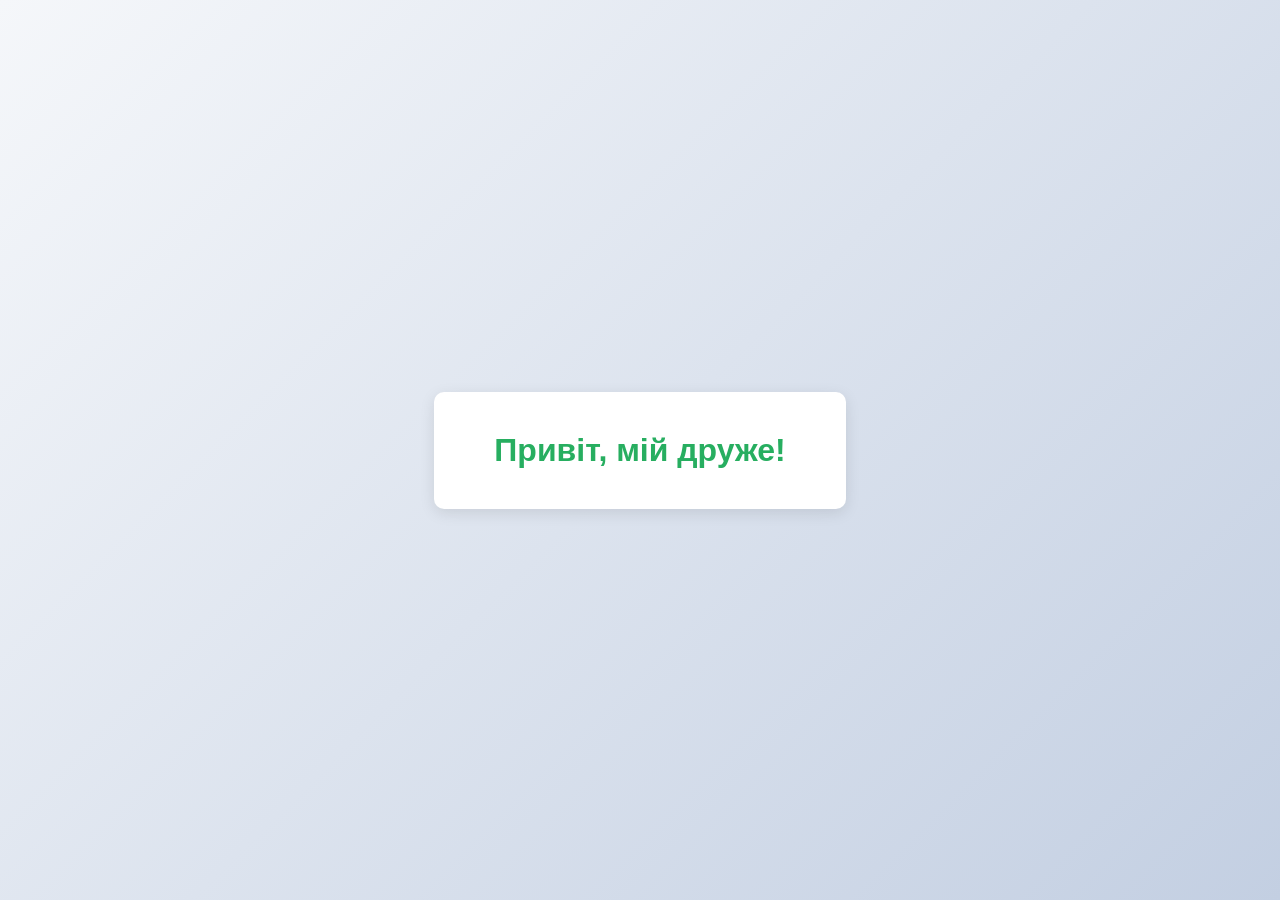
<file: лаб. 1/task1/index.html>
<!DOCTYPE html>
<html lang="uk">
<head>
    <meta charset="UTF-8">
    <meta name="viewport" content="width=device-width, initial-scale=1.0">
    <title>Завдання 1 - Вітання</title>
    <link rel="stylesheet" href="style.css">
</head>
<body>
    <div class="task1-container">
        <div class="greeting-box">
            <h1>Привіт, мій друже!</h1>
        </div>
    </div>
</body>
</html>
</file>
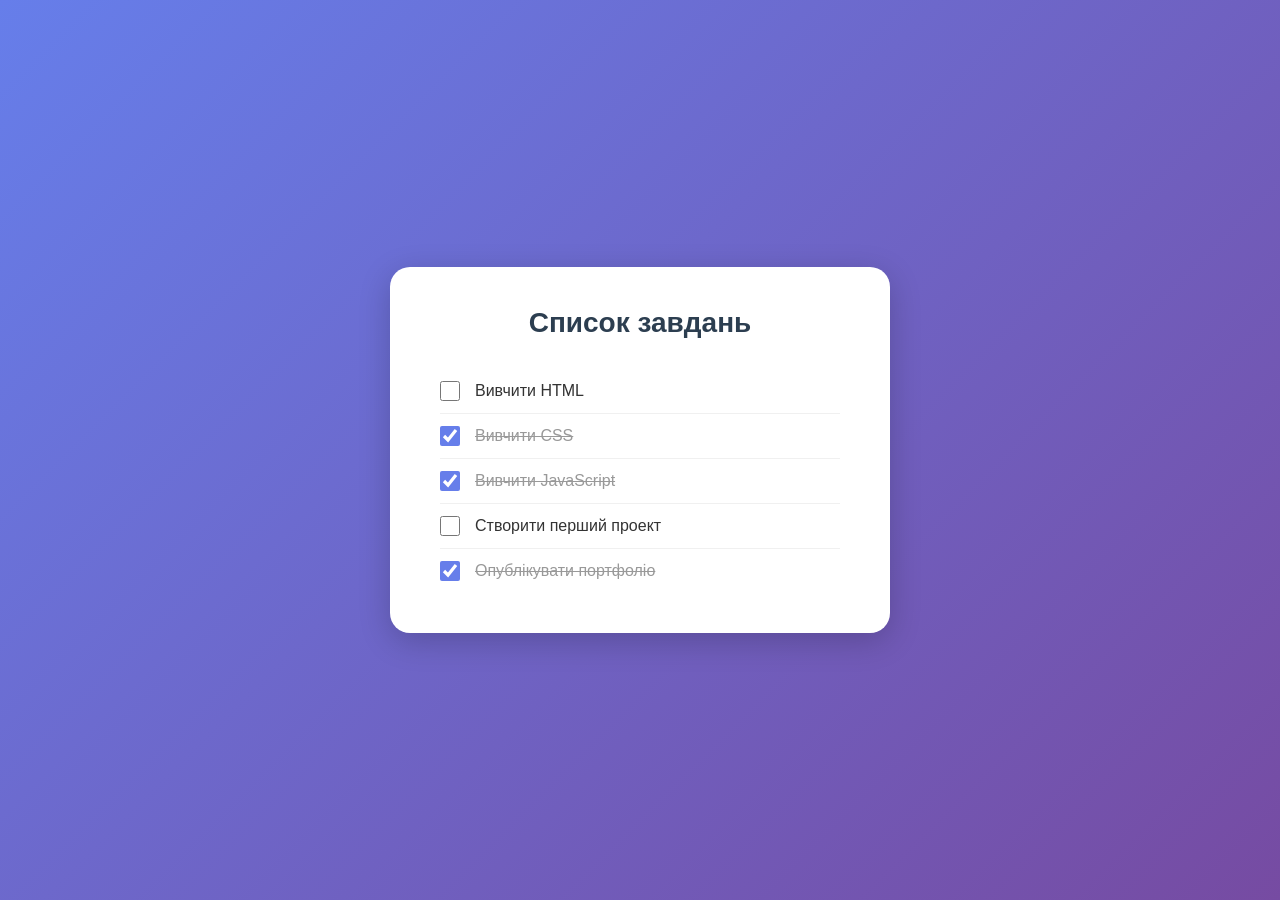
<file: лаб. 1/task2/index.html>
<!DOCTYPE html>
<html lang="uk">
<head>
    <meta charset="UTF-8">
    <meta name="viewport" content="width=device-width, initial-scale=1.0">
    <title>Завдання 2 - Список завдань</title>
    <link rel="stylesheet" href="style.css">
</head>
<body>
    <div class="task2-container">
        <div class="task-list">
            <h1>Список завдань</h1>
            <ul>
                <li>
                    <input type="checkbox" id="task1">
                    <label for="task1">Вивчити HTML</label>
                </li>
                <li>
                    <input type="checkbox" id="task2" checked>
                    <label for="task2">Вивчити CSS</label>
                </li>
                <li>
                    <input type="checkbox" id="task3" checked>
                    <label for="task3">Вивчити JavaScript</label>
                </li>
                <li>
                    <input type="checkbox" id="task4">
                    <label for="task4">Створити перший проект</label>
                </li>
                <li>
                    <input type="checkbox" id="task5" checked>
                    <label for="task5">Опублікувати портфоліо</label>
                </li>
            </ul>
        </div>
    </div>
</body>
</html>
</file>
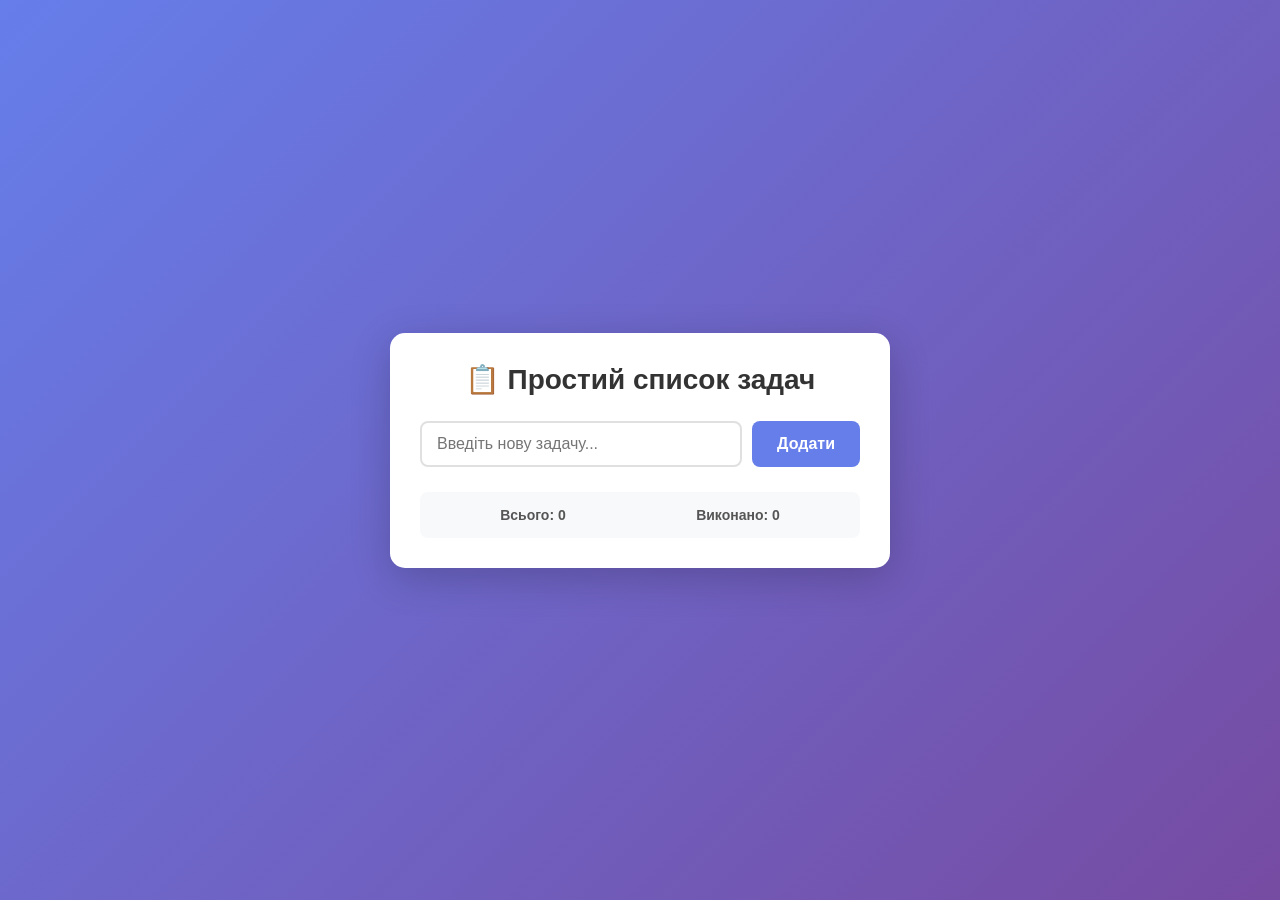
<file: Лаб. 3/task1/index.html>
<!DOCTYPE html>
<html lang="uk">
<head>
    <meta charset="UTF-8">
    <meta name="viewport" content="width=device-width, initial-scale=1.0">
    <title>Завдання 1 - Простий список задач</title>
    <link rel="stylesheet" href="style.css">
</head>
<body>
    <div class="container">
        <h1>📋 Простий список задач</h1>
        
        <div class="input-container">
            <input 
                type="text" 
                id="taskInput" 
                placeholder="Введіть нову задачу..." 
                class="task-input"
            >
            <button id="addBtn" class="add-btn">Додати</button>
        </div>

        <ul id="taskList" class="task-list">
            <!-- Задачи будуть додаватись сюди -->
        </ul>

        <div class="stats">
            <span>Всього: <span id="totalTasks">0</span></span>
            <span>Виконано: <span id="completedTasks">0</span></span>
        </div>
    </div>

    <script src="app.js"></script>
</body>
</html>
</file>
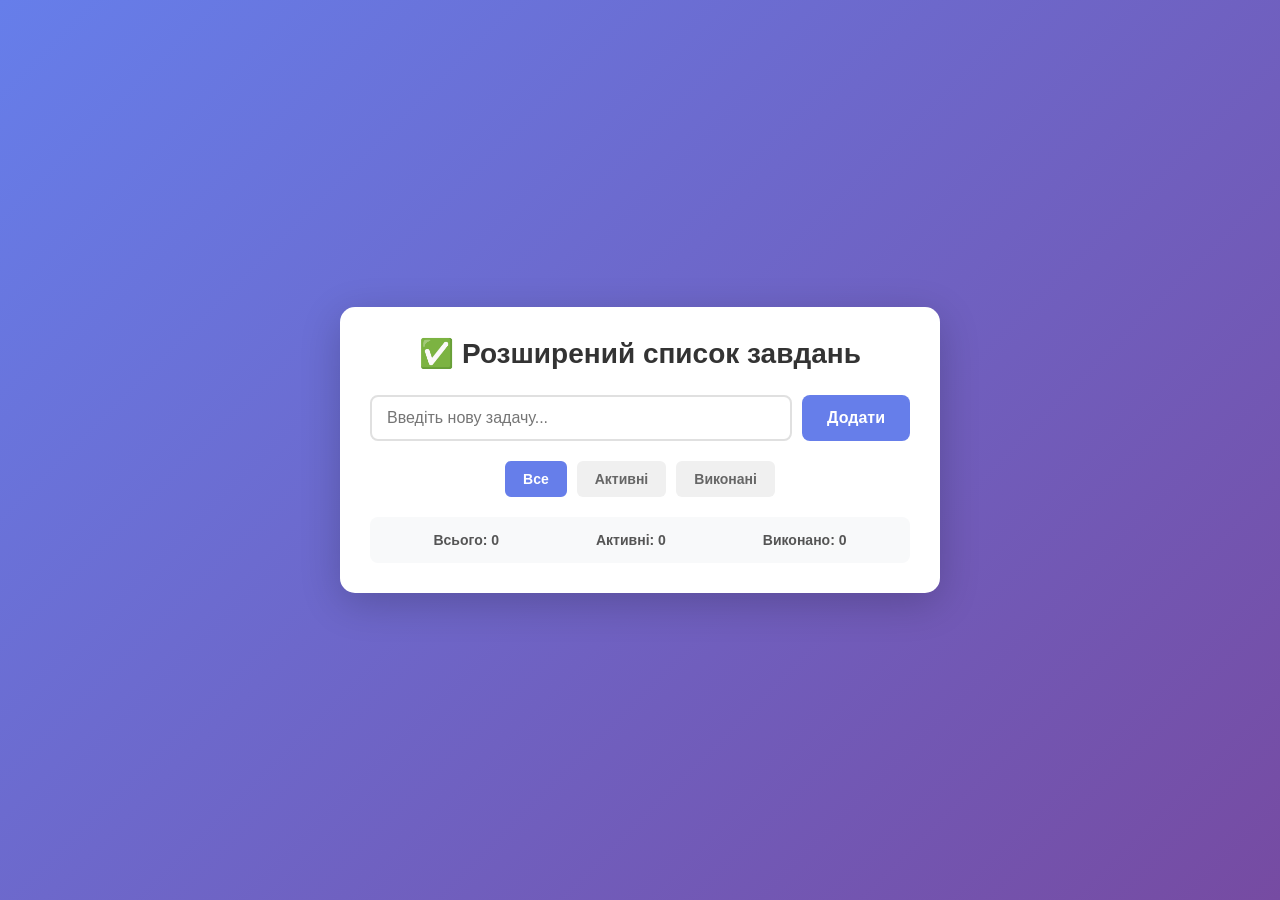
<file: Лаб. 3/task2/index.html>
<!DOCTYPE html>
<html lang="uk">
<head>
    <meta charset="UTF-8">
    <meta name="viewport" content="width=device-width, initial-scale=1.0">
    <title>Завдання 2 - Розширений список завдань</title>
    <link rel="stylesheet" href="style.css">
</head>
<body>
    <div class="container">
        <h1>✅ Розширений список завдань</h1>
        
        <div class="input-container">
            <input 
                type="text" 
                id="taskInput" 
                placeholder="Введіть нову задачу..." 
                class="task-input"
            >
            <button id="addBtn" class="add-btn">Додати</button>
        </div>

        <div class="filter-buttons">
            <button class="filter-btn active" data-filter="all">Все</button>
            <button class="filter-btn" data-filter="active">Активні</button>
            <button class="filter-btn" data-filter="completed">Виконані</button>
        </div>

        <ul id="taskList" class="task-list">
            <!-- Задачи будуть додаватись сюди -->
        </ul>

        <div class="stats">
            <span>Всього: <span id="totalTasks">0</span></span>
            <span>Активні: <span id="activeTasks">0</span></span>
            <span>Виконано: <span id="completedTasks">0</span></span>
        </div>
    </div>

    <!-- Модальне вікно для редагування -->
    <div id="editModal" class="modal">
        <div class="modal-content">
            <span class="close">&times;</span>
            <h2>Редагувати задачу</h2>
            <input type="text" id="editInput" class="edit-input" placeholder="Введіть новий текст">
            <div class="modal-buttons">
                <button id="saveBtn" class="save-btn">Зберегти</button>
                <button id="cancelBtn" class="cancel-btn">Скасувати</button>
            </div>
        </div>
    </div>

    <script src="app.js"></script>
</body>
</html>
</file>
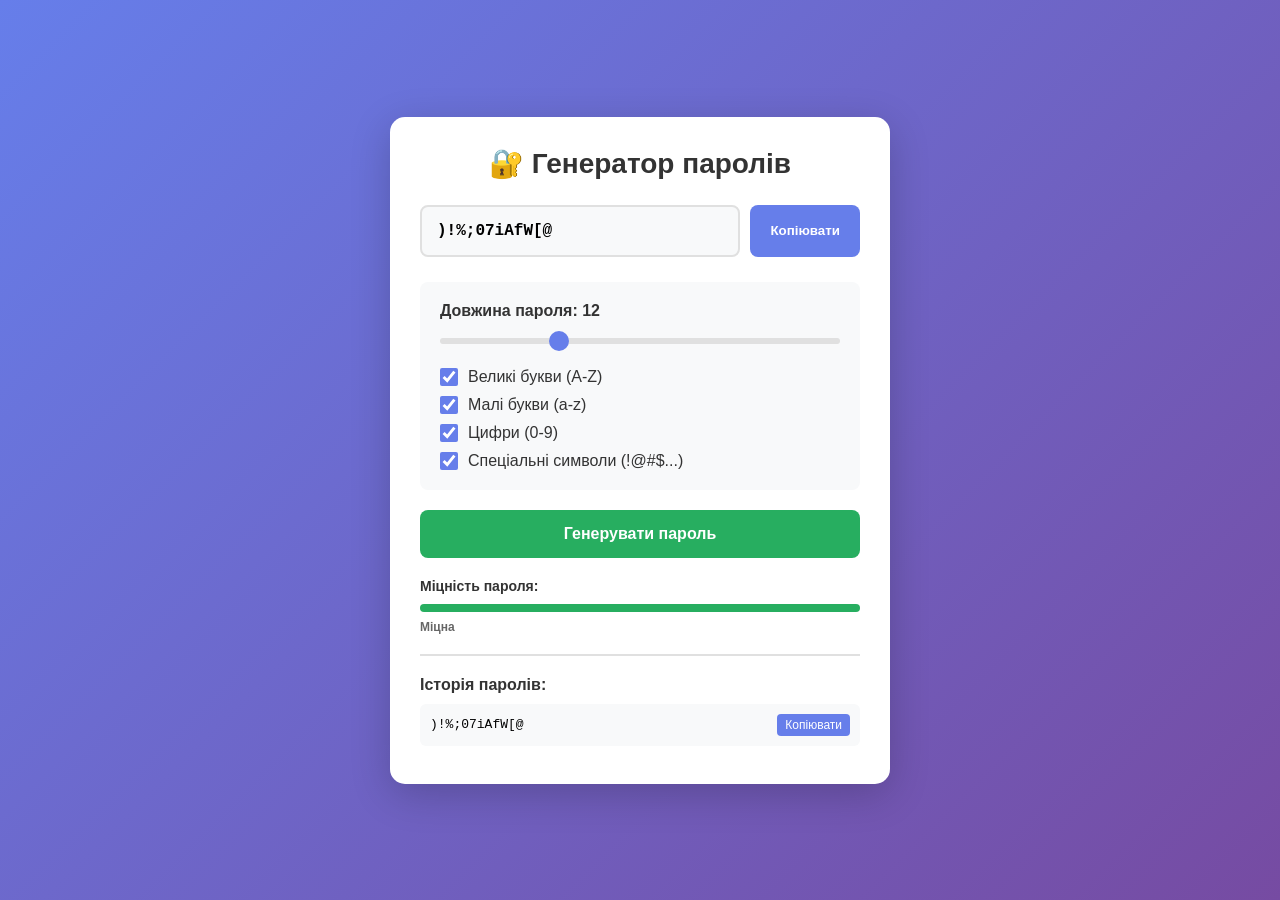
<file: Лаб. 3/task3/index.html>
<!DOCTYPE html>
<html lang="uk">
<head>
    <meta charset="UTF-8">
    <meta name="viewport" content="width=device-width, initial-scale=1.0">
    <title>Завдання 3 - Генератор паролів</title>
    <link rel="stylesheet" href="style.css">
</head>
<body>
    <div class="container">
        <h1>🔐 Генератор паролів</h1>

        <div class="password-display">
            <input type="text" id="passwordOutput" class="password-output" readonly>
            <button id="copyBtn" class="copy-btn">Копіювати</button>
        </div>

        <div class="settings">
            <div class="setting-group">
                <label for="passwordLength">Довжина пароля: <span id="lengthValue">12</span></label>
                <input 
                    type="range" 
                    id="passwordLength" 
                    min="4" 
                    max="32" 
                    value="12"
                    class="slider"
                >
            </div>

            <div class="checkboxes">
                <label>
                    <input type="checkbox" id="uppercase" checked>
                    Великі букви (A-Z)
                </label>
                <label>
                    <input type="checkbox" id="lowercase" checked>
                    Малі букви (a-z)
                </label>
                <label>
                    <input type="checkbox" id="numbers" checked>
                    Цифри (0-9)
                </label>
                <label>
                    <input type="checkbox" id="symbols" checked>
                    Спеціальні символи (!@#$...)
                </label>
            </div>
        </div>

        <button id="generateBtn" class="generate-btn">Генерувати пароль</button>

        <div class="password-strength">
            <h3>Міцність пароля:</h3>
            <div class="strength-bar">
                <div id="strengthIndicator" class="strength-fill"></div>
            </div>
            <p id="strengthText" class="strength-text">-</p>
        </div>

        <div class="history">
            <h3>Історія паролів:</h3>
            <ul id="passwordHistory" class="history-list">
                <!-- Паролі будуть додаватись сюди -->
            </ul>
        </div>
    </div>

    <script src="app.js"></script>
</body>
</html>
</file>
<file: лаб. 1/task1/style.css>
* {
    margin: 0;
    padding: 0;
    box-sizing: border-box;
}

body {
    font-family: Arial, sans-serif;
}

/* Завдання 1 - Вітання */
.task1-container {
    display: flex;
    justify-content: center;
    align-items: center;
    height: 100vh;
    background: linear-gradient(135deg, #f5f7fa 0%, #c3cfe2 100%);
}

.greeting-box {
    background: white;
    padding: 40px 60px;
    border-radius: 10px;
    box-shadow: 0 4px 15px rgba(0, 0, 0, 0.1);
    text-align: center;
}

.greeting-box h1 {
    color: #27ae60;
    font-size: 32px;
    font-weight: bold;
}
</file>
<file: лаб. 1/task2/style.css>
* {
    margin: 0;
    padding: 0;
    box-sizing: border-box;
}

body {
    font-family: 'Segoe UI', Tahoma, Geneva, Verdana, sans-serif;
}

/* Завдання 2 - Список завдань */
.task2-container {
    display: flex;
    justify-content: center;
    align-items: center;
    min-height: 100vh;
    background: linear-gradient(135deg, #667eea 0%, #764ba2 100%);
    padding: 20px;
}

.task-list {
    background: white;
    padding: 40px 50px;
    border-radius: 20px;
    box-shadow: 0 8px 32px rgba(0, 0, 0, 0.2);
    width: 100%;
    max-width: 500px;
}

.task-list h1 {
    text-align: center;
    color: #2c3e50;
    margin-bottom: 30px;
    font-size: 28px;
    font-weight: 600;
}

.task-list ul {
    list-style: none;
}

.task-list li {
    display: flex;
    align-items: center;
    padding: 12px 0;
    border-bottom: 1px solid #f0f0f0;
    font-size: 16px;
    color: #333;
}

.task-list li:last-child {
    border-bottom: none;
}

/* Чекбокс стилізація */
.task-list input[type="checkbox"] {
    width: 20px;
    height: 20px;
    margin-right: 15px;
    cursor: pointer;
    accent-color: #667eea;
}

.task-list label {
    cursor: pointer;
    flex: 1;
    transition: all 0.3s ease;
}

/* Перекреслювання для вибраних пунктів */
.task-list input[type="checkbox"]:checked + label {
    text-decoration: line-through;
    color: #999;
}
</file>
<file: Лаб. 3/task1/style.css>
* {
    margin: 0;
    padding: 0;
    box-sizing: border-box;
}

body {
    font-family: 'Segoe UI', Tahoma, Geneva, Verdana, sans-serif;
    background: linear-gradient(135deg, #667eea 0%, #764ba2 100%);
    min-height: 100vh;
    display: flex;
    justify-content: center;
    align-items: center;
    padding: 20px;
}

.container {
    background: white;
    border-radius: 15px;
    box-shadow: 0 10px 40px rgba(0, 0, 0, 0.2);
    padding: 30px;
    width: 100%;
    max-width: 500px;
}

h1 {
    color: #333;
    margin-bottom: 25px;
    text-align: center;
    font-size: 28px;
}

.input-container {
    display: flex;
    gap: 10px;
    margin-bottom: 25px;
}

.task-input {
    flex: 1;
    padding: 12px 15px;
    border: 2px solid #e0e0e0;
    border-radius: 8px;
    font-size: 16px;
    transition: border-color 0.3s;
}

.task-input:focus {
    outline: none;
    border-color: #667eea;
}

.add-btn {
    padding: 12px 25px;
    background: #667eea;
    color: white;
    border: none;
    border-radius: 8px;
    font-size: 16px;
    font-weight: bold;
    cursor: pointer;
    transition: all 0.3s;
}

.add-btn:hover {
    background: #764ba2;
    transform: translateY(-2px);
}

.task-list {
    list-style: none;
    margin-bottom: 20px;
}

.task-item {
    display: flex;
    align-items: center;
    padding: 15px;
    background: #f8f9fa;
    border-radius: 8px;
    margin-bottom: 10px;
    gap: 12px;
    transition: all 0.3s;
}

.task-item:hover {
    background: #e9ecef;
    transform: translateX(5px);
}

.task-item.completed .task-text {
    text-decoration: line-through;
    color: #999;
}

.task-item input[type="checkbox"] {
    width: 20px;
    height: 20px;
    cursor: pointer;
    accent-color: #667eea;
}

.task-text {
    flex: 1;
    font-size: 16px;
    color: #333;
}

.delete-btn {
    background: #ff6b6b;
    color: white;
    border: none;
    padding: 6px 12px;
    border-radius: 5px;
    cursor: pointer;
    font-size: 14px;
    transition: background 0.3s;
}

.delete-btn:hover {
    background: #ee5a52;
}

.stats {
    display: flex;
    justify-content: space-around;
    padding: 15px;
    background: #f8f9fa;
    border-radius: 8px;
    font-size: 14px;
    color: #555;
}

.stats span {
    font-weight: bold;
}
</file>
<file: Лаб. 3/task2/style.css>
* {
    margin: 0;
    padding: 0;
    box-sizing: border-box;
}

body {
    font-family: 'Segoe UI', Tahoma, Geneva, Verdana, sans-serif;
    background: linear-gradient(135deg, #667eea 0%, #764ba2 100%);
    min-height: 100vh;
    display: flex;
    justify-content: center;
    align-items: center;
    padding: 20px;
}

.container {
    background: white;
    border-radius: 15px;
    box-shadow: 0 10px 40px rgba(0, 0, 0, 0.2);
    padding: 30px;
    width: 100%;
    max-width: 600px;
}

h1 {
    color: #333;
    margin-bottom: 25px;
    text-align: center;
    font-size: 28px;
}

.input-container {
    display: flex;
    gap: 10px;
    margin-bottom: 20px;
}

.task-input {
    flex: 1;
    padding: 12px 15px;
    border: 2px solid #e0e0e0;
    border-radius: 8px;
    font-size: 16px;
    transition: border-color 0.3s;
}

.task-input:focus {
    outline: none;
    border-color: #667eea;
}

.add-btn {
    padding: 12px 25px;
    background: #667eea;
    color: white;
    border: none;
    border-radius: 8px;
    font-size: 16px;
    font-weight: bold;
    cursor: pointer;
    transition: all 0.3s;
}

.add-btn:hover {
    background: #764ba2;
    transform: translateY(-2px);
}

.filter-buttons {
    display: flex;
    gap: 10px;
    margin-bottom: 20px;
    justify-content: center;
}

.filter-btn {
    padding: 8px 16px;
    background: #f0f0f0;
    border: 2px solid transparent;
    border-radius: 6px;
    cursor: pointer;
    font-size: 14px;
    font-weight: bold;
    color: #666;
    transition: all 0.3s;
}

.filter-btn.active {
    background: #667eea;
    color: white;
    border-color: #667eea;
}

.filter-btn:hover {
    border-color: #667eea;
}

.task-list {
    list-style: none;
    margin-bottom: 20px;
}

.task-item {
    display: flex;
    align-items: center;
    padding: 15px;
    background: #f8f9fa;
    border-radius: 8px;
    margin-bottom: 10px;
    gap: 12px;
    transition: all 0.3s;
}

.task-item:hover {
    background: #e9ecef;
    transform: translateX(5px);
}

.task-item.completed .task-text {
    text-decoration: line-through;
    color: #999;
}

.task-item.hidden {
    display: none;
}

.task-item input[type="checkbox"] {
    width: 20px;
    height: 20px;
    cursor: pointer;
    accent-color: #667eea;
}

.task-text {
    flex: 1;
    font-size: 16px;
    color: #333;
}

.task-buttons {
    display: flex;
    gap: 8px;
}

.edit-btn {
    background: #4a90e2;
    color: white;
    border: none;
    padding: 6px 12px;
    border-radius: 5px;
    cursor: pointer;
    font-size: 14px;
    transition: background 0.3s;
}

.edit-btn:hover {
    background: #357abd;
}

.delete-btn {
    background: #ff6b6b;
    color: white;
    border: none;
    padding: 6px 12px;
    border-radius: 5px;
    cursor: pointer;
    font-size: 14px;
    transition: background 0.3s;
}

.delete-btn:hover {
    background: #ee5a52;
}

.stats {
    display: flex;
    justify-content: space-around;
    padding: 15px;
    background: #f8f9fa;
    border-radius: 8px;
    font-size: 14px;
    color: #555;
}

.stats span {
    font-weight: bold;
}

/* Модальне вікно */
.modal {
    display: none;
    position: fixed;
    z-index: 1000;
    left: 0;
    top: 0;
    width: 100%;
    height: 100%;
    background-color: rgba(0, 0, 0, 0.4);
}

.modal.show {
    display: flex;
    justify-content: center;
    align-items: center;
}

.modal-content {
    background-color: white;
    padding: 30px;
    border-radius: 15px;
    box-shadow: 0 4px 20px rgba(0, 0, 0, 0.3);
    width: 90%;
    max-width: 400px;
    position: relative;
}

.close {
    position: absolute;
    right: 15px;
    top: 15px;
    font-size: 28px;
    font-weight: bold;
    color: #aaa;
    cursor: pointer;
}

.close:hover {
    color: #000;
}

.modal-content h2 {
    margin-bottom: 15px;
    color: #333;
}

.edit-input {
    width: 100%;
    padding: 12px;
    border: 2px solid #e0e0e0;
    border-radius: 8px;
    font-size: 16px;
    margin-bottom: 20px;
}

.edit-input:focus {
    outline: none;
    border-color: #667eea;
}

.modal-buttons {
    display: flex;
    gap: 10px;
}

.save-btn {
    flex: 1;
    padding: 10px;
    background: #667eea;
    color: white;
    border: none;
    border-radius: 6px;
    cursor: pointer;
    font-weight: bold;
    transition: background 0.3s;
}

.save-btn:hover {
    background: #764ba2;
}

.cancel-btn {
    flex: 1;
    padding: 10px;
    background: #999;
    color: white;
    border: none;
    border-radius: 6px;
    cursor: pointer;
    font-weight: bold;
    transition: background 0.3s;
}

.cancel-btn:hover {
    background: #777;
}
</file>
<file: Лаб. 3/task3/style.css>
* {
    margin: 0;
    padding: 0;
    box-sizing: border-box;
}

body {
    font-family: 'Segoe UI', Tahoma, Geneva, Verdana, sans-serif;
    background: linear-gradient(135deg, #667eea 0%, #764ba2 100%);
    min-height: 100vh;
    display: flex;
    justify-content: center;
    align-items: center;
    padding: 20px;
}

.container {
    background: white;
    border-radius: 15px;
    box-shadow: 0 10px 40px rgba(0, 0, 0, 0.2);
    padding: 30px;
    width: 100%;
    max-width: 500px;
}

h1 {
    color: #333;
    margin-bottom: 25px;
    text-align: center;
    font-size: 28px;
}

.password-display {
    display: flex;
    gap: 10px;
    margin-bottom: 25px;
}

.password-output {
    flex: 1;
    padding: 15px;
    border: 2px solid #e0e0e0;
    border-radius: 8px;
    font-size: 16px;
    font-weight: bold;
    font-family: 'Courier New', monospace;
    background: #f8f9fa;
}

.copy-btn {
    padding: 15px 20px;
    background: #667eea;
    color: white;
    border: none;
    border-radius: 8px;
    font-weight: bold;
    cursor: pointer;
    transition: all 0.3s;
}

.copy-btn:hover {
    background: #764ba2;
    transform: translateY(-2px);
}

.settings {
    background: #f8f9fa;
    padding: 20px;
    border-radius: 8px;
    margin-bottom: 20px;
}

.setting-group {
    margin-bottom: 20px;
}

.setting-group label {
    display: block;
    margin-bottom: 10px;
    color: #333;
    font-weight: bold;
}

.slider {
    width: 100%;
    height: 6px;
    border-radius: 5px;
    background: #e0e0e0;
    outline: none;
    -webkit-appearance: none;
    appearance: none;
}

.slider::-webkit-slider-thumb {
    -webkit-appearance: none;
    appearance: none;
    width: 20px;
    height: 20px;
    border-radius: 50%;
    background: #667eea;
    cursor: pointer;
    transition: background 0.3s;
}

.slider::-webkit-slider-thumb:hover {
    background: #764ba2;
}

.slider::-moz-range-thumb {
    width: 20px;
    height: 20px;
    border-radius: 50%;
    background: #667eea;
    cursor: pointer;
    border: none;
    transition: background 0.3s;
}

.slider::-moz-range-thumb:hover {
    background: #764ba2;
}

.checkboxes {
    display: flex;
    flex-direction: column;
    gap: 10px;
}

.checkboxes label {
    display: flex;
    align-items: center;
    gap: 10px;
    color: #333;
    cursor: pointer;
    font-weight: normal;
}

.checkboxes input[type="checkbox"] {
    width: 18px;
    height: 18px;
    cursor: pointer;
    accent-color: #667eea;
}

.generate-btn {
    width: 100%;
    padding: 15px;
    background: #27ae60;
    color: white;
    border: none;
    border-radius: 8px;
    font-size: 16px;
    font-weight: bold;
    cursor: pointer;
    transition: all 0.3s;
    margin-bottom: 20px;
}

.generate-btn:hover {
    background: #229954;
    transform: translateY(-2px);
}

.password-strength {
    margin-bottom: 20px;
}

.password-strength h3 {
    color: #333;
    margin-bottom: 10px;
    font-size: 14px;
}

.strength-bar {
    height: 8px;
    background: #e0e0e0;
    border-radius: 4px;
    overflow: hidden;
    margin-bottom: 8px;
}

.strength-fill {
    height: 100%;
    width: 0%;
    background: #ccc;
    transition: all 0.3s;
}

.strength-fill.weak {
    width: 33%;
    background: #ff6b6b;
}

.strength-fill.medium {
    width: 66%;
    background: #ffa500;
}

.strength-fill.strong {
    width: 100%;
    background: #27ae60;
}

.strength-text {
    font-size: 12px;
    color: #666;
    font-weight: bold;
}

.history {
    border-top: 2px solid #e0e0e0;
    padding-top: 20px;
}

.history h3 {
    color: #333;
    margin-bottom: 10px;
    font-size: 16px;
}

.history-list {
    list-style: none;
    max-height: 150px;
    overflow-y: auto;
}

.history-item {
    display: flex;
    align-items: center;
    justify-content: space-between;
    padding: 10px;
    background: #f8f9fa;
    border-radius: 6px;
    margin-bottom: 8px;
    font-family: 'Courier New', monospace;
    font-size: 13px;
    gap: 10px;
}

.history-password {
    flex: 1;
    word-break: break-all;
}

.history-copy-btn {
    padding: 4px 8px;
    background: #667eea;
    color: white;
    border: none;
    border-radius: 4px;
    cursor: pointer;
    font-size: 12px;
    white-space: nowrap;
}

.history-copy-btn:hover {
    background: #764ba2;
}
</file>
